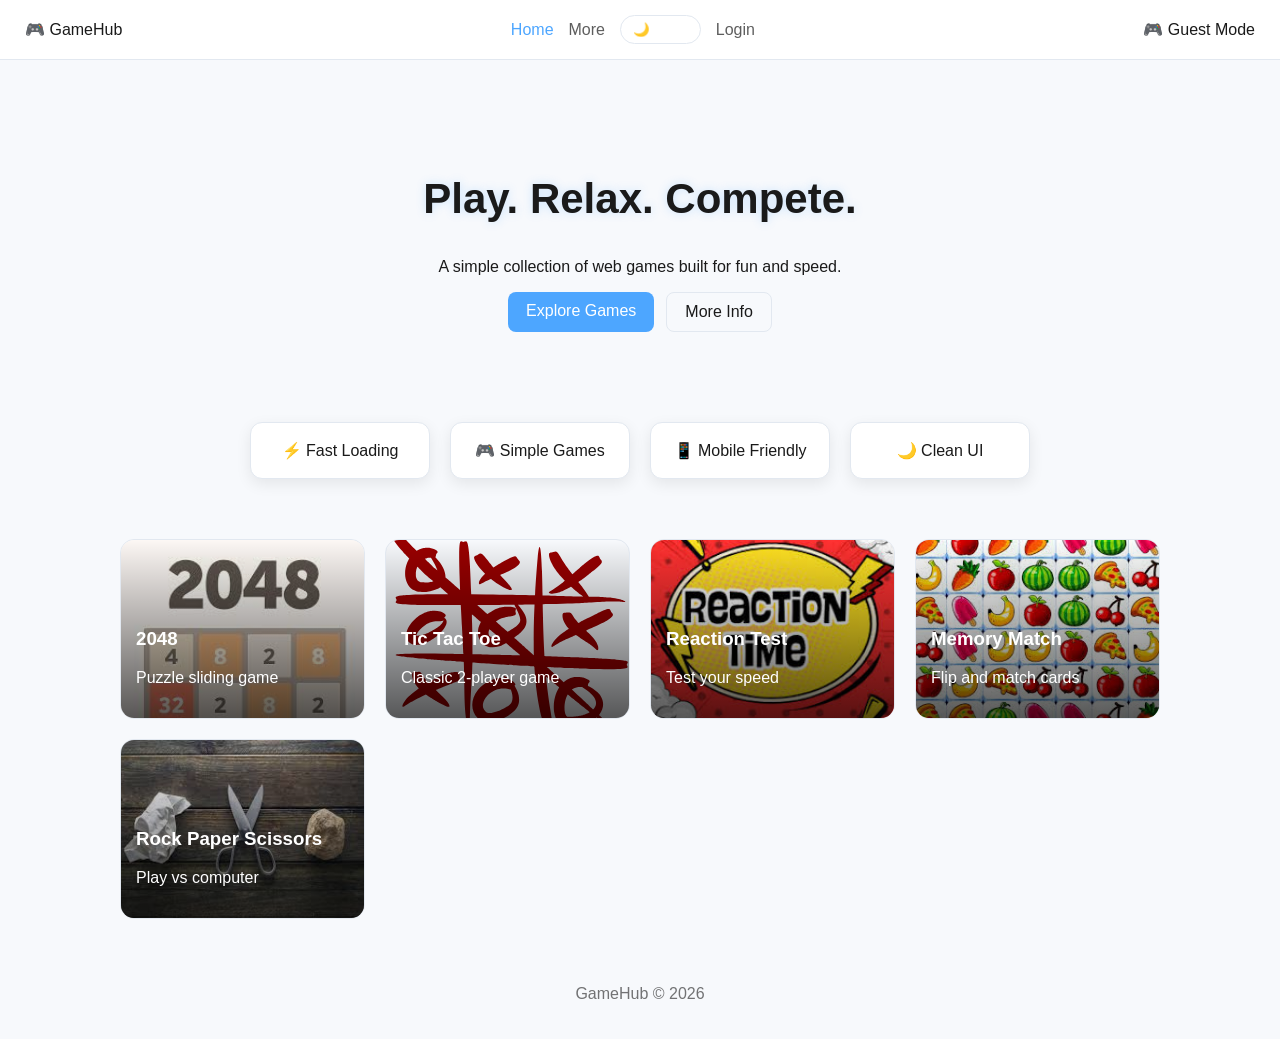
<file: index.html>
<!DOCTYPE html>
<html lang="en">
<head>
  <meta charset="UTF-8">
  <title>GameHub</title>

  <meta name="viewport" content="width=device-width, initial-scale=1.0">
  <meta name="color-scheme" content="light dark">

  <link rel="stylesheet" href="assets/css/style.css">
</head>

<body>

<header class="main-header">
  <div class="logo">🎮 GameHub</div>

  <nav class="nav">
    <a href="index.html" class="active">Home</a>
    <a href="more.html">More</a>

    <button id="themeToggle" class="theme-toggle">🌙 Night</button>

    <a href="login.html">Login</a>
  </nav>
  <div id="userStatus">Loading...</div>
</header>

<section class="hero">
  <h1>Play. Relax. Compete.</h1>
  <p>A simple collection of web games built for fun and speed.</p>

  <div class="hero-buttons">
    <a href="#games" class="btn">Explore Games</a>
    <a href="more.html" class="btn secondary">More Info</a>
  </div>
</section>

<section class="features">
  <div class="feature-card">⚡ Fast Loading</div>
  <div class="feature-card">🎮 Simple Games</div>
  <div class="feature-card">📱 Mobile Friendly</div>
  <div class="feature-card">🌙 Clean UI</div>
</section>

<section id="games" class="grid">

  <a class="card" href="games/game1.html">
    <div class="preview" style="background-image:url('assets/images/2048.jpg')"></div>
    <div class="card-content">
      <h3>2048</h3>
      <p>Puzzle sliding game</p>
    </div>
  </a>

  <a class="card" href="games/game2.html">
    <div class="preview" style="background-image:url('assets/images/Tic_tac_toe.svg')"></div>
    <div class="card-content">
      <h3>Tic Tac Toe</h3>
      <p>Classic 2-player game</p>
    </div>
  </a>

  <a class="card" href="games/game3.html">
    <div class="preview" style="background-image:url('assets/images/Reaction time.jpg')"></div>
    <div class="card-content">
      <h3>Reaction Test</h3>
      <p>Test your speed</p>
    </div>
  </a>

  <a class="card" href="games/game4.html">
    <div class="preview" style="background-image:url('assets/images/Tile match.jpg')"></div>
    <div class="card-content">
      <h3>Memory Match</h3>
      <p>Flip and match cards</p>
    </div>
  </a>

  <a class="card" href="games/game5.html">
    <div class="preview" style="background-image:url('assets/images/RPS.jpg')"></div>
    <div class="card-content">
      <h3>Rock Paper Scissors</h3>
      <p>Play vs computer</p>
    </div>
  </a>

</section>

<footer class="footer">
  <p>GameHub © 2026</p>
</footer>

<script>
function updateUserStatus(){
  const user = JSON.parse(localStorage.getItem("gamehub_user"));
  const guest = localStorage.getItem("gamehub_guest");

  const box = document.getElementById("userStatus");

  if(user){
    box.innerText = "👤 " + user.email;
  }
  else if(guest){
    box.innerText = "🎮 Guest Mode";
  }
  else{
    box.innerText = "🎮 Guest Mode";
  }
}

updateUserStatus();
</script>
  
<script src="assets/js/main.js"></script>
</body>
</html>
</file>
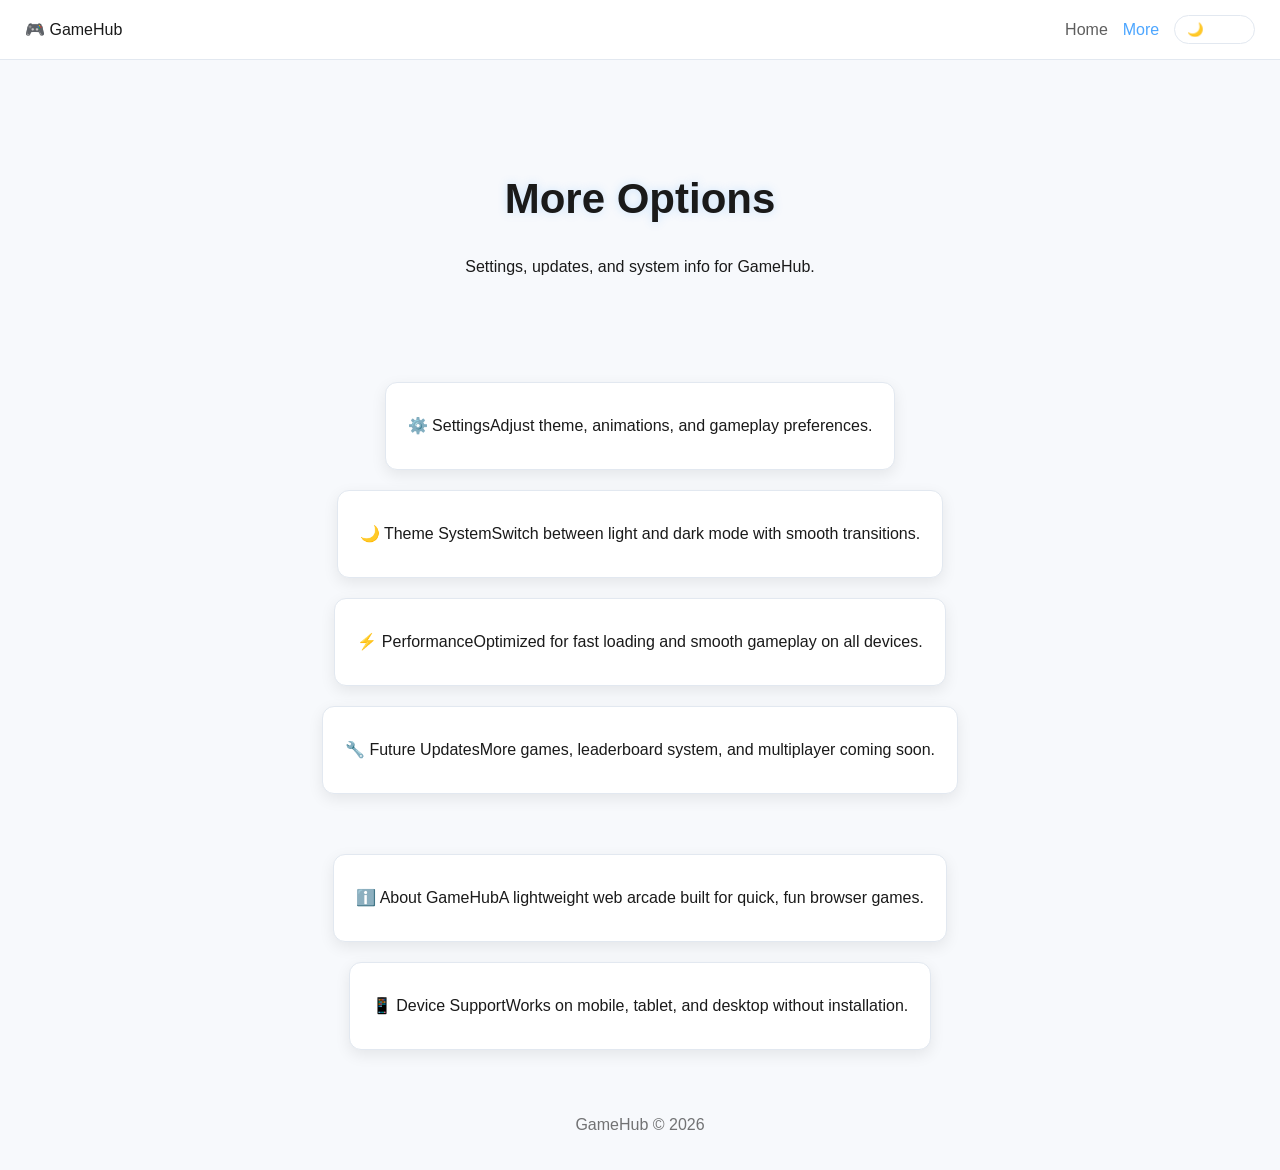
<file: more.html>
<!DOCTYPE html>
<html lang="en">
<head>
  <meta charset="UTF-8">
  <title>More - GameHub</title>

  <meta name="viewport" content="width=device-width, initial-scale=1.0">
  <meta name="color-scheme" content="light dark">

  <link rel="stylesheet" href="assets/css/style.css">
</head>

<body>

<header class="main-header">
  <div class="logo">🎮 GameHub</div>

  <nav class="nav">
    <a href="index.html">Home</a>
    <a href="more.html" class="active">More</a>

    <button id="themeToggle" class="theme-toggle">🌙 Night</button>
  </nav>
</header>

<section class="hero">
  <h1>More Options</h1>
  <p>Settings, updates, and system info for GameHub.</p>
</section>

<section class="features">

  <div class="feature-card">
    ⚙️ Settings
    <p>Adjust theme, animations, and gameplay preferences.</p>
  </div>

  <div class="feature-card">
    🌙 Theme System
    <p>Switch between light and dark mode with smooth transitions.</p>
  </div>

  <div class="feature-card">
    ⚡ Performance
    <p>Optimized for fast loading and smooth gameplay on all devices.</p>
  </div>

  <div class="feature-card">
    🔧 Future Updates
    <p>More games, leaderboard system, and multiplayer coming soon.</p>
  </div>

</section>

<section class="features">

  <div class="feature-card">
    ℹ️ About GameHub
    <p>A lightweight web arcade built for quick, fun browser games.</p>
  </div>

  <div class="feature-card">
    📱 Device Support
    <p>Works on mobile, tablet, and desktop without installation.</p>
  </div>

</section>

<footer class="footer">
  <p>GameHub © 2026</p>
</footer>

<script src="assets/js/main.js"></script>
</body>
</html>
</file>
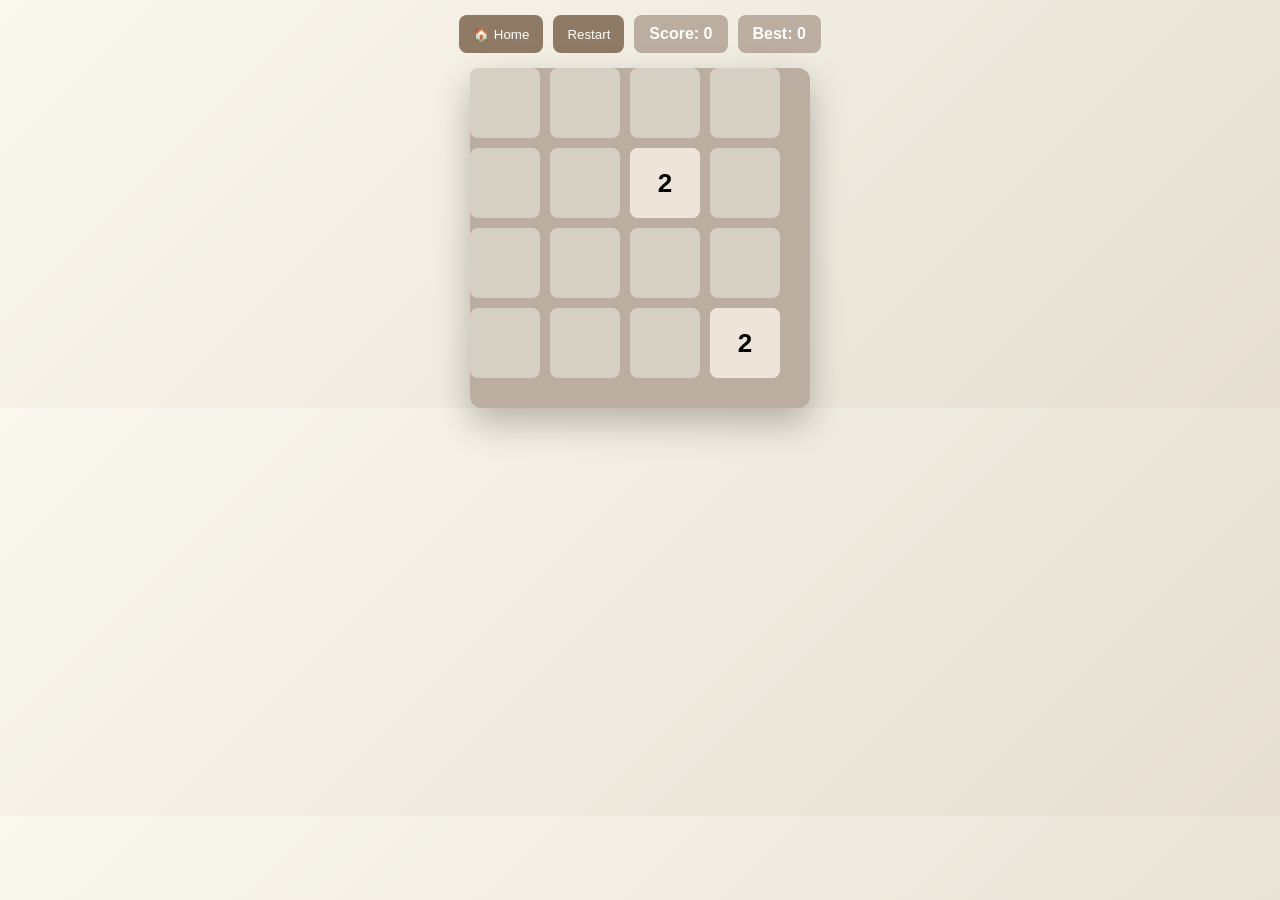
<file: games/game1.html>
<!DOCTYPE html>
<html lang="en">
<head>
<meta charset="UTF-8">
<meta name="viewport" content="width=device-width, initial-scale=1.0">
<title>2048 Premium</title>

<style>
*{
    box-sizing:border-box;
    user-select:none;
    -webkit-user-select:none;
}

body{
    margin:0;
    font-family:Arial;
    background:linear-gradient(135deg,#faf8ef,#e6ded2);
    text-align:center;
}

/* TOP */
.topbar{
    display:flex;
    justify-content:center;
    gap:10px;
    flex-wrap:wrap;
    padding:15px;
}

.score{
    background:#bbada0;
    color:#fff;
    padding:10px 15px;
    border-radius:8px;
    font-weight:bold;
}

button{
    background:#8f7a66;
    color:#fff;
    border:none;
    padding:10px 14px;
    border-radius:8px;
    cursor:pointer;
}

/* GRID */
.grid{
    width:340px;
    height:340px;
    margin:auto;
    background:#bbada0;
    border-radius:12px;
    position:relative;
    box-shadow:0 15px 35px rgba(0,0,0,0.25);
    touch-action:none;
}

.bg{
    position:absolute;
    width:70px;
    height:70px;
    background:#d6d0c4;
    border-radius:8px;
}

/* TILE */
.tile{
    position:absolute;
    width:70px;
    height:70px;
    border-radius:8px;
    display:flex;
    align-items:center;
    justify-content:center;
    font-weight:bold;
    font-size:26px;
    transition:all .16s ease;
    pointer-events:none; /* 🔥 FIX */
}

/* SPAWN */
.spawn{
    animation:pop .18s ease;
}

@keyframes pop{
    0%{transform:scale(.5);}
    60%{transform:scale(1.2);}
    100%{transform:scale(1);}
}

/* MERGE + COMBO GLOW */
.merge{
    animation:merge .2s ease;
}

@keyframes merge{
    0%{transform:scale(1);}
    50%{transform:scale(1.25);}
    100%{transform:scale(1);}
}

.glow{
    box-shadow:0 0 15px rgba(255,200,0,0.7);
}

/* COLORS */
.tile[data-v="2"]{background:#eee4da;}
.tile[data-v="4"]{background:#ede0c8;}
.tile[data-v="8"]{background:#f2b179;color:#fff;}
.tile[data-v="16"]{background:#f59563;color:#fff;}
.tile[data-v="32"]{background:#f67c5f;color:#fff;}
.tile[data-v="64"]{background:#f65e3b;color:#fff;}
.tile[data-v="128"]{background:#edcf72;color:#fff;}
.tile[data-v="256"]{background:#edcc61;color:#fff;}
.tile[data-v="512"]{background:#edc850;color:#fff;}
.tile[data-v="1024"]{background:#edc53f;color:#fff;}
.tile[data-v="2048"]{background:#edc22e;color:#fff;}

/* OVERLAY */
.overlay{
    position:fixed;
    inset:0;
    display:none;
    justify-content:center;
    align-items:center;
    background:rgba(0,0,0,0.6);
}

.popup{
    background:#fff;
    padding:30px;
    border-radius:12px;
}
</style>
</head>

<body>

<div class="topbar">
    <button onclick="window.location.href='../index.html'">🏠 Home</button>
    <button onclick="newGame()">Restart</button>
    <div class="score">Score: <span id="score">0</span></div>
    <div class="score">Best: <span id="best">0</span></div>
</div>

<div class="grid" id="grid"></div>

<div class="overlay" id="overlay">
    <div class="popup">
        <h2 id="msg"></h2>
        <p id="final"></p>
        <button onclick="newGame()">Play Again</button>
    </div>
</div>

<script>
let board=[];
let SIZE=4;
let score=0;
let best=localStorage.getItem("best2048")||0;
let lock=false;
let won=false;

const grid=document.getElementById("grid");

/* INIT */
function newGame(){
    board=Array.from({length:SIZE},()=>Array(SIZE).fill(0));
    score=0;
    won=false;
    lock=false;
    overlay.style.display="none";
    spawn(); spawn();
    drawBG();
    render();
    updateUI();
}

/* SPAWN */
function spawn(){
    let empty=[];
    for(let i=0;i<SIZE;i++)
    for(let j=0;j<SIZE;j++)
        if(!board[i][j]) empty.push({i,j});

    if(!empty.length) return;

    let p=empty[Math.floor(Math.random()*empty.length)];
    board[p.i][p.j]=Math.random()<0.9?2:4;
}

/* BG */
function drawBG(){
    grid.innerHTML="";
    for(let i=0;i<SIZE;i++)
    for(let j=0;j<SIZE;j++){
        let bg=document.createElement("div");
        bg.className="bg";
        bg.style.left=j*80+"px";
        bg.style.top=i*80+"px";
        grid.appendChild(bg);
    }
}

/* RENDER */
function render(comboLevel=0){
    document.querySelectorAll(".tile").forEach(e=>e.remove());

    for(let i=0;i<SIZE;i++)
    for(let j=0;j<SIZE;j++){
        let v=board[i][j];
        if(!v) continue;

        let t=document.createElement("div");
        t.className="tile spawn";
        t.dataset.v=v;
        t.textContent=v;

        if(comboLevel>=2){
            t.classList.add("glow");
        }

        t.style.left=j*80+"px";
        t.style.top=i*80+"px";

        grid.appendChild(t);
    }
}

/* SLIDE */
function slide(row){
    row=row.filter(v=>v);
    let combo=0;

    for(let i=0;i<row.length-1;i++){
        if(row[i]===row[i+1]){
            row[i]*=2;
            score+=row[i];
            combo++;

            if(row[i]===2048 && !won){
                won=true;
                show("You Win!");
            }

            row.splice(i+1,1);
        }
    }

    while(row.length<SIZE) row.push(0);
    return {row,combo};
}

/* MOVE */
function move(dir){
    if(lock) return;

    let old=JSON.stringify(board);
    let newB=JSON.parse(JSON.stringify(board));
    let comboTotal=0;

    if(dir==="left"){
        for(let i=0;i<SIZE;i++){
            let r=slide(newB[i]);
            newB[i]=r.row;
            comboTotal+=r.combo;
        }
    }

    if(dir==="right"){
        for(let i=0;i<SIZE;i++){
            let r=slide([...newB[i]].reverse());
            newB[i]=r.row.reverse();
            comboTotal+=r.combo;
        }
    }

    if(dir==="up"){
        for(let j=0;j<SIZE;j++){
            let col=[];
            for(let i=0;i<SIZE;i++) col.push(newB[i][j]);
            let r=slide(col);
            for(let i=0;i<SIZE;i++) newB[i][j]=r.row[i];
            comboTotal+=r.combo;
        }
    }

    if(dir==="down"){
        for(let j=0;j<SIZE;j++){
            let col=[];
            for(let i=0;i<SIZE;i++) col.push(newB[i][j]);
            let r=slide(col.reverse());
            r.row.reverse();
            for(let i=0;i<SIZE;i++) newB[i][j]=r.row[i];
            comboTotal+=r.combo;
        }
    }

    if(old===JSON.stringify(newB)) return;

    lock=true;

    board=newB;
    spawn();
    render(comboTotal);
    updateUI();

    setTimeout(()=>lock=false,160);

    if(isGameOver()) show("Game Over");
}

/* GAME OVER */
function isGameOver(){
    for(let i=0;i<SIZE;i++)
    for(let j=0;j<SIZE;j++){
        if(board[i][j]===0) return false;
        if(j<3 && board[i][j]===board[i][j+1]) return false;
        if(i<3 && board[i][j]===board[i+1][j]) return false;
    }
    return true;
}

/* UI */
function updateUI(){
    document.getElementById("score").textContent=score;
    if(score>best){
        best=score;
        localStorage.setItem("best2048",best);
    }
    document.getElementById("best").textContent=best;
}

function show(text){
    overlay.style.display="flex";
    document.getElementById("msg").textContent=text;
    document.getElementById("final").textContent="Score: "+score;
}

/* PERFECT INPUT FIX */
let sx=0,sy=0;
const THRESHOLD=35;

grid.addEventListener("pointerdown",e=>{
    grid.setPointerCapture(e.pointerId);
    sx=e.clientX;
    sy=e.clientY;
});

grid.addEventListener("pointerup",e=>{
    let dx=e.clientX-sx;
    let dy=e.clientY-sy;

    if(Math.max(Math.abs(dx),Math.abs(dy))<THRESHOLD) return;

    if(Math.abs(dx)>Math.abs(dy)){
        move(dx>0?"right":"left");
    }else{
        move(dy>0?"down":"up");
    }
});

/* KEYS */
document.addEventListener("keydown",e=>{
    if(e.key==="ArrowLeft") move("left");
    if(e.key==="ArrowRight") move("right");
    if(e.key==="ArrowUp") move("up");
    if(e.key==="ArrowDown") move("down");
});

newGame();
</script>

</body>
</html>
</file>
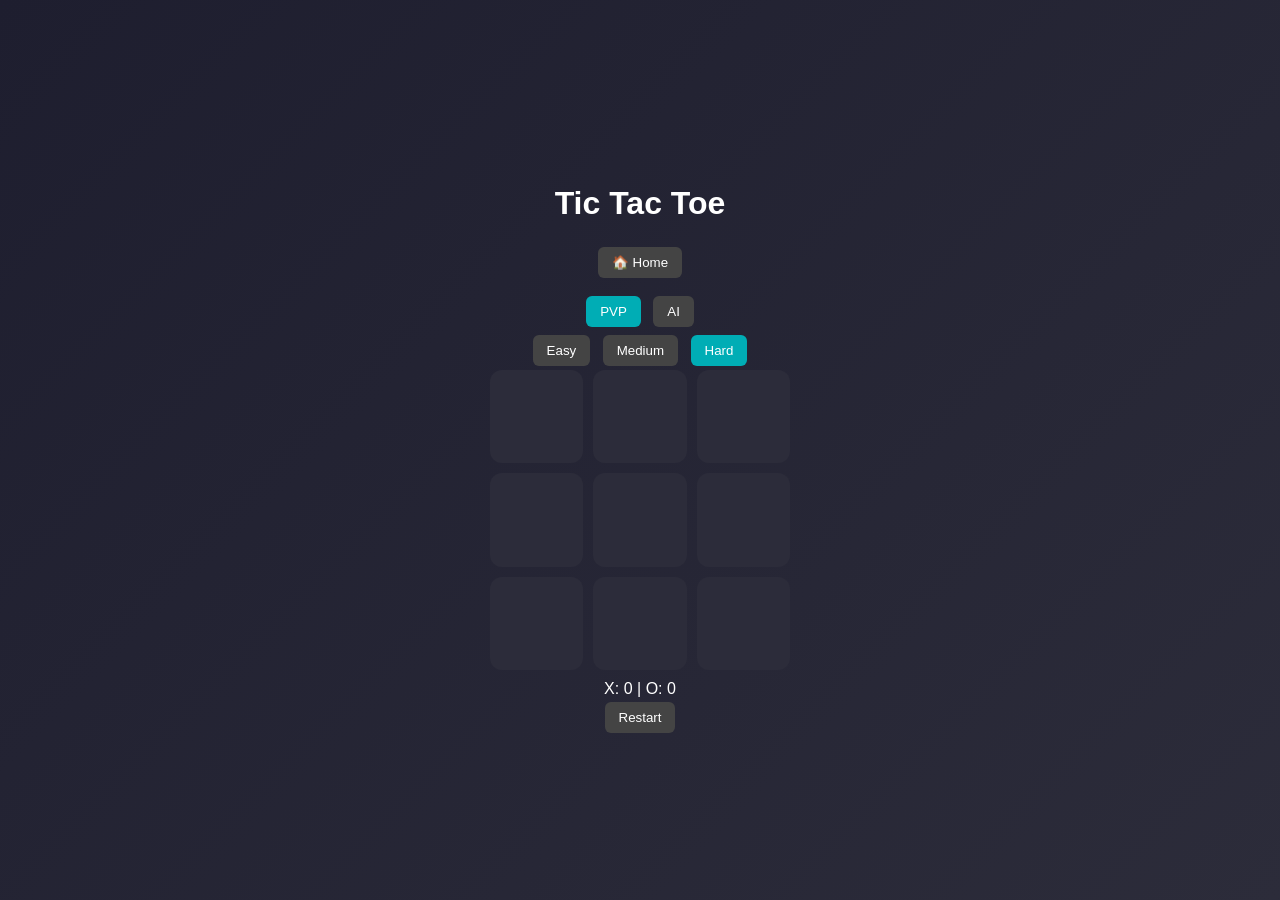
<file: games/game2.html>
<!DOCTYPE html>
<html lang="en">
<head>
<meta charset="UTF-8">
<meta name="viewport" content="width=device-width, initial-scale=1.0">
<title>Tic Tac Toe</title>

<style>
* {
    box-sizing: border-box;
    user-select: none;
    -webkit-tap-highlight-color: transparent;
}

body {
    margin: 0;
    font-family: "Segoe UI", Arial;
    background: linear-gradient(135deg, #1e1e2f, #2c2c3a);
    display: flex;
    justify-content: center;
    align-items: center;
    height: 100vh;
    color: white;
}

#game { text-align: center; }

/* BOARD */
.board {
    width: 300px;
    height: 300px;
    margin: auto;
    display: grid;
    grid-template-columns: repeat(3,1fr);
    gap: 10px;
    position: relative;
}

.cell {
    background: #2c2c3a;
    border-radius: 12px;
    display: flex;
    justify-content: center;
    align-items: center;
    cursor: pointer;
    transition: 0.15s;
}

.cell:hover { background:#3a3a4a; }
.cell:active { transform: scale(0.95); }

/* SVG PERFECT FIT */
svg {
    width: 75%;
    height: 75%;
}

.symbol {
    fill: none;
    stroke: #00adb5;
    stroke-width: 10;
    stroke-linecap: round;
    vector-effect: non-scaling-stroke;
    stroke-dasharray: 100;
    stroke-dashoffset: 100;
    animation: draw 0.25s ease forwards;
}

@keyframes draw {
    to { stroke-dashoffset: 0; }
}

/* WIN LINE */
.win-line {
    position: absolute;
    height: 6px;
    background: #00adb5;
    transform-origin: left;
    animation: grow 0.35s ease forwards;
}

@keyframes grow {
    from { transform: scaleX(0); }
    to { transform: scaleX(1); }
}

/* PARTICLES */
.particle {
    position: fixed;
    width: 6px;
    height: 6px;
    background: #00adb5;
    border-radius: 50%;
    pointer-events: none;
    animation: explode 0.7s ease forwards;
}

@keyframes explode {
    to {
        transform: translate(var(--x), var(--y));
        opacity: 0;
    }
}

/* BUTTONS */
button {
    padding: 8px 14px;
    margin: 4px;
    border: none;
    border-radius: 6px;
    background: #444;
    color: white;
    cursor: pointer;
}

button.active { background:#00adb5; }

.hidden { display:none; }

.score { margin-top: 10px; }

/* OVERLAY */
.overlay {
    position: fixed;
    inset: 0;
    display: none;
    background: rgba(0,0,0,0.6);
    justify-content: center;
    align-items: center;
}

.popup {
    background: #222;
    padding: 30px;
    border-radius: 10px;
}
</style>
</head>

<body>
    
<div id="game">

<h1>Tic Tac Toe</h1>

<div style="margin-bottom:10px;">
    <button onclick="window.location.href='../index.html'">🏠 Home</button>
</div>

<div>
    <button onclick="setMode('pvp')" id="pvp" class="active">PVP</button>
    <button onclick="setMode('ai')" id="ai">AI</button>
</div>

<div id="difficulty">
    <button onclick="setDiff(0)" id="d0">Easy</button>
    <button onclick="setDiff(1)" id="d1">Medium</button>
    <button onclick="setDiff(2)" id="d2" class="active">Hard</button>
</div>

<div class="board" id="board"></div>

<div class="score">
X: <span id="sx">0</span> | O: <span id="so">0</span>
</div>

<button onclick="resetGame()">Restart</button>

</div>

<div class="overlay" id="overlay">
<div class="popup">
<h2 id="result"></h2>
<button onclick="resetGame()">Play Again</button>
</div>
</div>

<script>
let board = Array(9).fill("");
let current = "X";
let gameOver = false;
let mode = "pvp";
let diff = 2;
let aiThinking = false;

/* AUDIO SAFE */
let audioCtx;
function sound(freq){
    if(!audioCtx) audioCtx = new (window.AudioContext || window.webkitAudioContext)();
    if(audioCtx.state==="suspended") audioCtx.resume();

    let o = audioCtx.createOscillator();
    let g = audioCtx.createGain();

    o.frequency.value = freq;
    g.gain.value = 0.04;

    o.connect(g);
    g.connect(audioCtx.destination);

    o.start();
    o.stop(audioCtx.currentTime + 0.07);
}

/* SCORE */
let scoreX = parseInt(localStorage.getItem("sx")) || 0;
let scoreO = parseInt(localStorage.getItem("so")) || 0;

/* INIT */
function init(){
    const b = document.getElementById("board");
    b.innerHTML = "";

    for(let i=0;i<9;i++){
        let c = document.createElement("div");
        c.className = "cell";
        c.onclick = ()=>play(i);
        b.appendChild(c);
    }

    updateScore();
}

/* MODE */
function setMode(m){
    mode = m;
    pvp.classList.toggle("active", m==="pvp");
    ai.classList.toggle("active", m==="ai");

    difficulty.classList.toggle("hidden", m==="pvp");

    resetGame();
}

function setDiff(d){
    diff = d;
    d0.classList.toggle("active", d===0);
    d1.classList.toggle("active", d===1);
    d2.classList.toggle("active", d===2);
}

/* PLAY */
function play(i){
    if(board[i] || gameOver || aiThinking) return;

    board[i] = current;
    draw(i,current);
    sound(300);

    let win = checkWin();
    if(win){
        gameOver = true;
        drawLine(win);
        particles();
        sound(900);

        if(current==="X") scoreX++; else scoreO++;
        saveScore();

        show(current+" Wins");
        return;
    }

    if(board.every(x=>x)){
        gameOver = true;
        sound(500);
        show("Draw");
        return;
    }

    current = current==="X" ? "O" : "X";

    if(mode==="ai" && current==="O"){
        aiThinking = true;
        setTimeout(()=>{
            let m = aiMove();
            aiThinking = false;
            if(m!==undefined) play(m);
        },250);
    }
}

/* DRAW SYMBOL */
function draw(i,p){
    let cell = document.querySelectorAll(".cell")[i];
    let svg = document.createElementNS("http://www.w3.org/2000/svg","svg");
    svg.setAttribute("viewBox","0 0 100 100");

    if(p==="X"){
        svg.innerHTML = `
        <line class="symbol" x1="25" y1="25" x2="75" y2="75"/>
        <line class="symbol" x1="75" y1="25" x2="25" y2="75"/>`;
    } else {
        svg.innerHTML = `<circle class="symbol" cx="50" cy="50" r="28"/>`;
    }

    cell.appendChild(svg);
}

/* PARTICLES */
function particles(){
    for(let i=0;i<18;i++){
        let p=document.createElement("div");
        p.className="particle";
        p.style.left="50%";
        p.style.top="50%";
        p.style.setProperty("--x",(Math.random()-0.5)*180+"px");
        p.style.setProperty("--y",(Math.random()-0.5)*180+"px");
        document.body.appendChild(p);
        setTimeout(()=>p.remove(),700);
    }
}

/* AI */
function aiMove(){
    let empty = board.map((v,i)=>v?null:i).filter(v=>v!==null);
    if(empty.length===0) return;

    if(diff===0) return empty[Math.floor(Math.random()*empty.length)];
    if(diff===1 && Math.random()<0.5)
        return empty[Math.floor(Math.random()*empty.length)];

    return bestMove();
}

function bestMove(){
    let best=-Infinity,move;
    for(let i=0;i<9;i++){
        if(!board[i]){
            board[i]="O";
            let s=minimax(board,0,false);
            board[i]="";
            if(s>best){best=s;move=i;}
        }
    }
    return move;
}

function minimax(b,d,isMax){
    let r = winner(b);
    if(r!==null){
        if(r==="O") return 10-d;
        if(r==="X") return d-10;
        return 0;
    }

    if(isMax){
        let best=-Infinity;
        for(let i=0;i<9;i++){
            if(!b[i]){
                b[i]="O";
                best=Math.max(best,minimax(b,d+1,false));
                b[i]="";
            }
        }
        return best;
    } else {
        let best=Infinity;
        for(let i=0;i<9;i++){
            if(!b[i]){
                b[i]="X";
                best=Math.min(best,minimax(b,d+1,true));
                b[i]="";
            }
        }
        return best;
    }
}

/* WIN */
const combos=[
[0,1,2],[3,4,5],[6,7,8],
[0,3,6],[1,4,7],[2,5,8],
[0,4,8],[2,4,6]
];

function checkWin(){
    for(let c of combos){
        if(c.every(i=>board[i]===current)) return c;
    }
}

function winner(b){
    for(let c of combos){
        if(c.every(i=>b[i] && b[i]===b[c[0]])) return b[c[0]];
    }
    if(b.every(x=>x)) return "draw";
    return null;
}

/* WIN LINE AUTO */
function drawLine(c){
    let cells = document.querySelectorAll(".cell");
    let rect1 = cells[c[0]].getBoundingClientRect();
    let rect2 = cells[c[2]].getBoundingClientRect();
    let boardRect = document.getElementById("board").getBoundingClientRect();

    let x1 = rect1.left + rect1.width/2 - boardRect.left;
    let y1 = rect1.top + rect1.height/2 - boardRect.top;
    let x2 = rect2.left + rect2.width/2 - boardRect.left;
    let y2 = rect2.top + rect2.height/2 - boardRect.top;

    let length = Math.hypot(x2-x1,y2-y1);
    let angle = Math.atan2(y2-y1,x2-x1)*180/Math.PI;

    let line = document.createElement("div");
    line.className="win-line";
    line.style.width = length+"px";
    line.style.left = x1+"px";
    line.style.top = y1+"px";
    line.style.transform = `rotate(${angle}deg)`;

    document.getElementById("board").appendChild(line);
}

/* UI */
function show(t){
    result.textContent=t;
    overlay.style.display="flex";
}

function resetGame(){
    board = Array(9).fill("");
    current="X";
    gameOver=false;
    aiThinking=false;
    overlay.style.display="none";
    init();
}

function saveScore(){
    localStorage.setItem("sx",scoreX);
    localStorage.setItem("so",scoreO);
    updateScore();
}

function updateScore(){
    sx.textContent=scoreX;
    so.textContent=scoreO;
}

const overlay=document.getElementById("overlay");
const result=document.getElementById("result");

init();
</script>

</body>
</html>
</file>
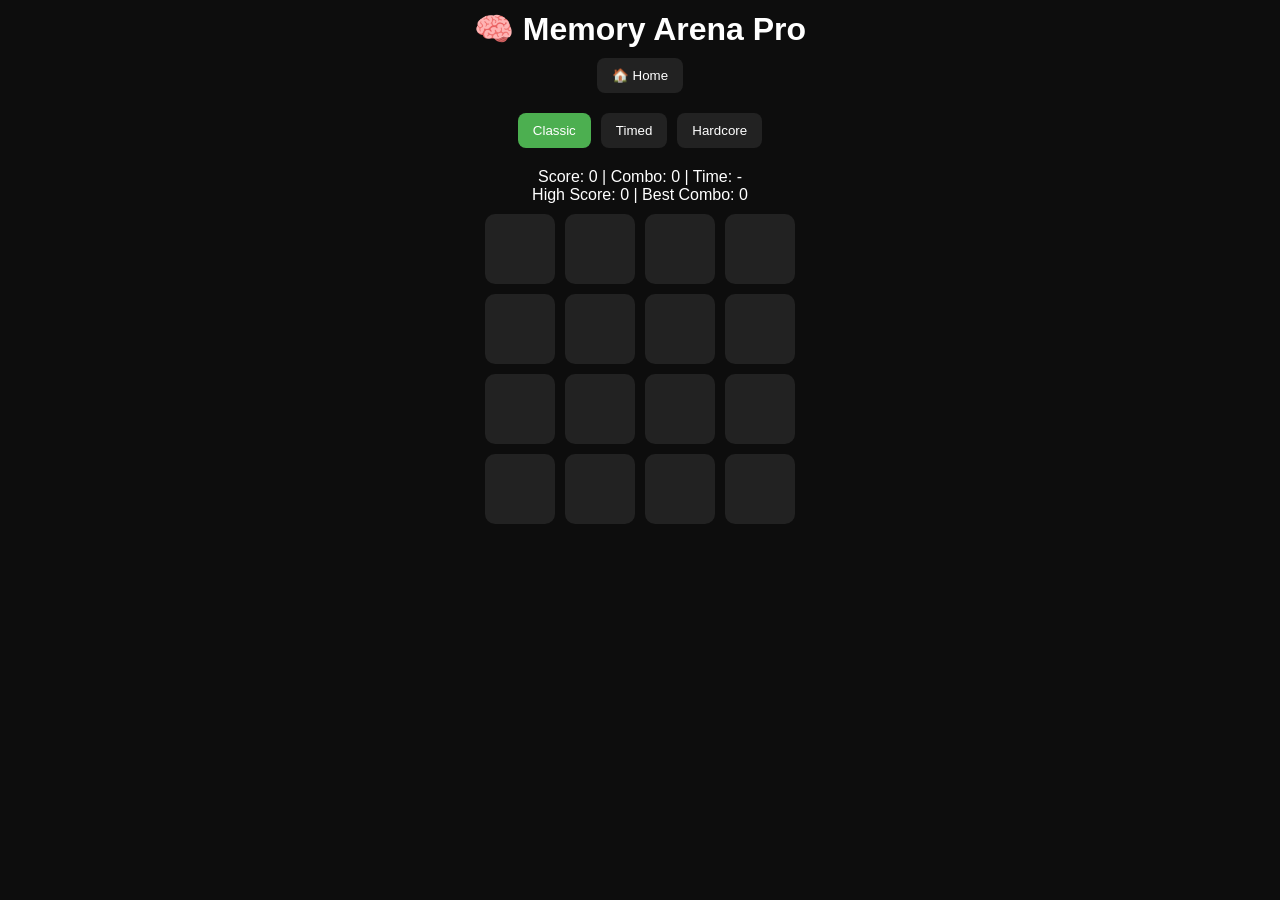
<file: games/game4.html>
<!DOCTYPE html>
<html>
<head>
<meta name="viewport" content="width=device-width, initial-scale=1.0">
<title>Memory Arena Pro</title>

<style>
body{
  margin:0;
  background:#0d0d0d;
  color:#fff;
  font-family:Arial;
  display:flex;
  flex-direction:column;
  align-items:center;
}

h1{margin:10px;}

.topbar{
  display:flex;
  gap:10px;
  margin:10px;
}

button{
  padding:10px 15px;
  border:none;
  border-radius:8px;
  cursor:pointer;
  background:#222;
  color:#fff;
}

button.active{background:#4caf50;}

.stats{
  margin:10px;
  text-align:center;
}

.grid{
  display:grid;
  gap:10px;
  justify-content:center;
  perspective:1000px;
}

.card{
  width:70px;
  height:70px;
  position:relative;
  transform-style:preserve-3d;
  transition:transform 0.4s;
  cursor:pointer;
}

.card.flip{
  transform:rotateY(180deg);
}

.inner{
  position:absolute;
  width:100%;
  height:100%;
  border-radius:10px;
  display:flex;
  align-items:center;
  justify-content:center;
  font-size:24px;
  backface-visibility:hidden;
}

.front{background:#fff;color:#000;transform:rotateY(180deg);}
.back{background:#222;}

.card.matched{
  animation:pop 0.3s ease;
  background:#4caf50 !important;
}

@keyframes pop{
  0%{transform:scale(1);}
  50%{transform:scale(1.2);}
  100%{transform:scale(1);}
}
</style>
</head>

<body>

<h1>🧠 Memory Arena Pro</h1>
<div style="margin-bottom:10px;">
    <button onclick="window.location.href='../index.html'">🏠 Home</button>
</div>
<div class="topbar">
  <button onclick="setMode('classic')" id="classicBtn">Classic</button>
  <button onclick="setMode('timed')" id="timedBtn">Timed</button>
  <button onclick="setMode('hardcore')" id="hardcoreBtn">Hardcore</button>
</div>

<div class="stats">
  Score: <span id="score">0</span> |
  Combo: <span id="combo">0</span> |
  Time: <span id="time">-</span><br>
  High Score: <span id="high">0</span> |
  Best Combo: <span id="bestCombo">0</span>
</div>

<div id="grid" class="grid"></div>

<!-- sounds -->
<audio id="flipSound" src="https://assets.mixkit.co/active_storage/sfx/2571/2571-preview.mp3"></audio>
<audio id="matchSound" src="https://assets.mixkit.co/active_storage/sfx/2018/2018-preview.mp3"></audio>
<audio id="failSound" src="https://assets.mixkit.co/active_storage/sfx/2955/2955-preview.mp3"></audio>
<audio id="winSound" src="https://assets.mixkit.co/active_storage/sfx/2764/2764-preview.mp3"></audio>

<script>
let mode="classic";
let gridSize=4;
let cards=[];
let flipped=[];
let lock=false;

let score=0;
let combo=0;
let time=60;
let timer;

const emojis=["🍎","🍌","🍇","🍉","🍒","🍍","🥝","🍑","🍋","🥥","🍓","🍈"];

// sounds
const flipS=document.getElementById("flipSound");
const matchS=document.getElementById("matchSound");
const failS=document.getElementById("failSound");
const winS=document.getElementById("winSound");

function setMode(m){
  mode=m;
  document.querySelectorAll("button").forEach(b=>b.classList.remove("active"));
  document.getElementById(m+"Btn").classList.add("active");
  startGame();
}

function startGame(){
  clearInterval(timer);

  score=0;
  combo=0;
  flipped=[];
  lock=false;

  if(mode==="classic") gridSize=4;
  if(mode==="timed"){gridSize=4; time=60;}
  if(mode==="hardcore") gridSize=6;

  loadStats();
  updateStats();

  if(mode==="timed"){
    timer=setInterval(()=>{
      time--;
      updateStats();
      if(time<=0){
        endGame("Time Up!");
      }
    },1000);
  }

  generateCards();
}

function generateCards(){
  const total=gridSize*gridSize;
  const pairs=total/2;

  let picks=emojis.slice(0,pairs);
  cards=[...picks,...picks].sort(()=>Math.random()-0.5);

  const grid=document.getElementById("grid");
  grid.innerHTML="";
  grid.style.gridTemplateColumns=`repeat(${gridSize},1fr)`;

  cards.forEach(val=>{
    const card=document.createElement("div");
    card.className="card";

    card.innerHTML=`
      <div class="inner back"></div>
      <div class="inner front">${val}</div>
    `;

    card.dataset.value=val;
    card.onclick=()=>flipCard(card);
    grid.appendChild(card);
  });
}

function flipCard(card){
  if(lock || card.classList.contains("flip") || card.classList.contains("matched")) return;

  flipS.currentTime=0; flipS.play();

  card.classList.add("flip");
  flipped.push(card);

  if(flipped.length===2){
    lock=true;

    if(flipped[0].dataset.value===flipped[1].dataset.value){
      matchS.play();

      flipped.forEach(c=>c.classList.add("matched"));

      combo++;
      score+=10*combo;

      flipped=[];
      lock=false;

      if(checkWin()){
        winS.play();
        setTimeout(()=>endGame("Level Cleared!"),500);
      }

    }else{
      failS.play();
      combo=0;

      setTimeout(()=>{
        flipped.forEach(c=>c.classList.remove("flip"));
        flipped=[];
        lock=false;
      },700);
    }

    updateStats();
  }
}

function updateStats(){
  document.getElementById("score").textContent=score;
  document.getElementById("combo").textContent=combo;
  document.getElementById("time").textContent=mode==="timed"?time:"-";
}

function checkWin(){
  return [...document.querySelectorAll(".card")]
    .every(c=>c.classList.contains("matched"));
}

function endGame(msg){
  clearInterval(timer);
  saveStats();
  setTimeout(()=>{
    alert(msg);
    nextLevel();
  },300);
}

function nextLevel(){
  if(mode!=="hardcore"){
    gridSize=Math.min(gridSize+2,6);
  }
  startGame();
}

/* SAVE SYSTEM */

function getKey(){
  return "memory_"+mode;
}

function loadStats(){
  let data=JSON.parse(localStorage.getItem(getKey()))||{high:0,bestCombo:0};
  document.getElementById("high").textContent=data.high;
  document.getElementById("bestCombo").textContent=data.bestCombo;
}

function saveStats(){
  let data=JSON.parse(localStorage.getItem(getKey()))||{high:0,bestCombo:0};

  if(score>data.high) data.high=score;
  if(combo>data.bestCombo) data.bestCombo=combo;

  localStorage.setItem(getKey(),JSON.stringify(data));
}

// start
setMode("classic");
</script>

</body>
</html>
</file>
<file: assets/css/style.css>
:root {
  --bg: #f7f9fc;
  --text: #1a1a1a;
  --card: #ffffff;
  --border: #e2e8f0;
  --accent: #4da6ff;
  --accent-glow: rgba(77,166,255,0.25);
}

[data-theme="dark"] {
  --bg: #0d0d0d;
  --text: #ffffff;
  --card: #1a1a1a;
  --border: #333;
  --accent-glow: rgba(77,166,255,0.6);
}

/* BASE */
* {
  box-sizing: border-box;
  transition: all 0.25s ease;
}

body {
  margin: 0;
  font-family: Arial, sans-serif;
  background: var(--bg);
  color: var(--text);
  min-height: 100vh;
  perspective: 900px;
}

/* HEADER */
.main-header {
  display: flex;
  justify-content: space-between;
  align-items: center;
  padding: 15px 25px;
  background: var(--card);
  border-bottom: 1px solid var(--border);
  position: sticky;
  top: 0;
  z-index: 1000;
}

.nav {
  display: flex;
  align-items: center;
  gap: 15px;
}

.nav a {
  text-decoration: none;
  color: var(--text);
  opacity: 0.7;
}

.nav a:hover,
.nav a.active {
  opacity: 1;
  color: var(--accent);
}

/* THEME BUTTON */
.theme-toggle {
  padding: 6px 12px;
  border-radius: 20px;
  border: 1px solid var(--border);
  background: var(--card);
  cursor: pointer;
}

/* HERO */
.hero {
  text-align: center;
  padding: 80px 20px 60px;
}
/* FORCE PAGE CONTENT CENTERING */
.features,
.grid {
  width: 100%;
  max-width: 1100px;
  margin-left: auto;
  margin-right: auto;
}
.hero h1 {
  font-size: 42px;
  text-shadow: 0 0 10px var(--accent-glow);
}

/* BUTTONS */
.hero-buttons {
  display: flex;
  justify-content: center;
  gap: 12px;
}

.btn {
  padding: 10px 18px;
  border-radius: 8px;
  text-decoration: none;
  background: var(--accent);
  color: white;
}

.btn.secondary {
  background: transparent;
  border: 1px solid var(--border);
  color: var(--text);
}

/* =========================
   ✅ FEATURES FIXED
========================= */
.features {
  display: flex;
  justify-content: center;
  align-items: center;
  flex-wrap: wrap;

  gap: 20px;

  max-width: 900px;
  margin: 0 auto;

  padding: 30px 20px;
}

.feature-card {
  background: var(--card);
  border: 1px solid var(--border);
  border-radius: 12px;

  padding: 18px 22px;

  display: flex;
  justify-content: center;
  align-items: center;

  text-align: center;

  min-width: 180px;
  flex: 0 0 auto;

  font-weight: 500;

  box-shadow: 0 5px 15px rgba(0,0,0,0.08);
}

.feature-card:hover {
  transform: translateY(-6px) scale(1.03);
  box-shadow: 0 10px 25px var(--accent-glow);
  border-color: var(--accent);
}

/* =========================
   HOMEPAGE GRID
========================= */
.grid {
  display: grid;
  grid-template-columns: repeat(auto-fit, minmax(220px, 1fr));
  gap: 20px;
  padding: 30px;
}

/* CARD */
.card {
  position: relative;
  height: 180px;
  border-radius: 14px;
  overflow: hidden;
  text-decoration: none;
  color: white;
  border: 1px solid var(--border);
  display: block;
}

.preview {
  position: absolute;
  inset: 0;
  background-size: cover;
  background-position: center;
  z-index: 1;
}

.preview::after {
  content: "";
  position: absolute;
  inset: 0;
  background: linear-gradient(to top, rgba(0,0,0,0.65), transparent);
}

.card-content {
  position: absolute;
  bottom: 0;
  padding: 15px;
  z-index: 2;
}

.card:hover {
  transform: scale(1.04);
  box-shadow: 0 0 20px var(--accent-glow);
}

/* =========================
   GAME GRID (SAFE)
========================= */
#game .grid {
  width: 360px;
  height: 360px;
  margin: 25px auto;
  background: #bbada0;
  border-radius: 12px;
  padding: 10px;
  position: relative;

  transform: rotateX(18deg);
  transform-style: preserve-3d;
  touch-action: none;
}

#game .bg {
  position: absolute;
  width: 75px;
  height: 75px;
  background: #d6d0c4;
  border-radius: 6px;
  transform: translateZ(-10px);
  opacity: 0.6;
}

#game .tile {
  position: absolute;
  width: 75px;
  height: 75px;
  border-radius: 6px;
  display: flex;
  justify-content: center;
  align-items: center;
  font-weight: bold;
  font-size: 26px;

  transform-style: preserve-3d;
  box-shadow: 0 12px 25px rgba(0,0,0,0.25);
  transition: transform 0.12s ease, left 0.12s ease, top 0.12s ease;
}

/* COLORS */
.tile[data-v="2"] { background:#eee4da; }
.tile[data-v="4"] { background:#ede0c8; }
.tile[data-v="8"] { background:#f2b179; color:white; }
.tile[data-v="16"] { background:#f59563; color:white; }
.tile[data-v="32"] { background:#f67c5f; color:white; }
.tile[data-v="64"] { background:#f65e3b; color:white; }
.tile[data-v="128"] { background:#edcf72; color:white; }
.tile[data-v="256"] { background:#edcc61; color:white; }
.tile[data-v="512"] { background:#edc850; color:white; }
.tile[data-v="1024"] { background:#edc53f; color:white; }
.tile[data-v="2048"] { background:#edc22e; color:white; }

/* BUTTON */
button {
  padding: 12px 25px;
  border: none;
  border-radius: 8px;
  background: #8f7a66;
  color: white;
  font-weight: bold;
  cursor: pointer;
}

/* OVERLAY */
.overlay {
  position: fixed;
  inset: 0;
  display: none;
  background: rgba(0,0,0,0.6);
  justify-content: center;
  align-items: center;
}

.popup {
  background: white;
  padding: 40px;
  border-radius: 10px;
  text-align: center;
}

/* NAV ACTIONS */
.nav-actions {
  display: flex;
  justify-content: center;
  gap: 10px;
  margin-top: 10px;
}

/* FOOTER */
.footer {
  text-align: center;
  padding: 20px;
  opacity: 0.6;
}
</file>
